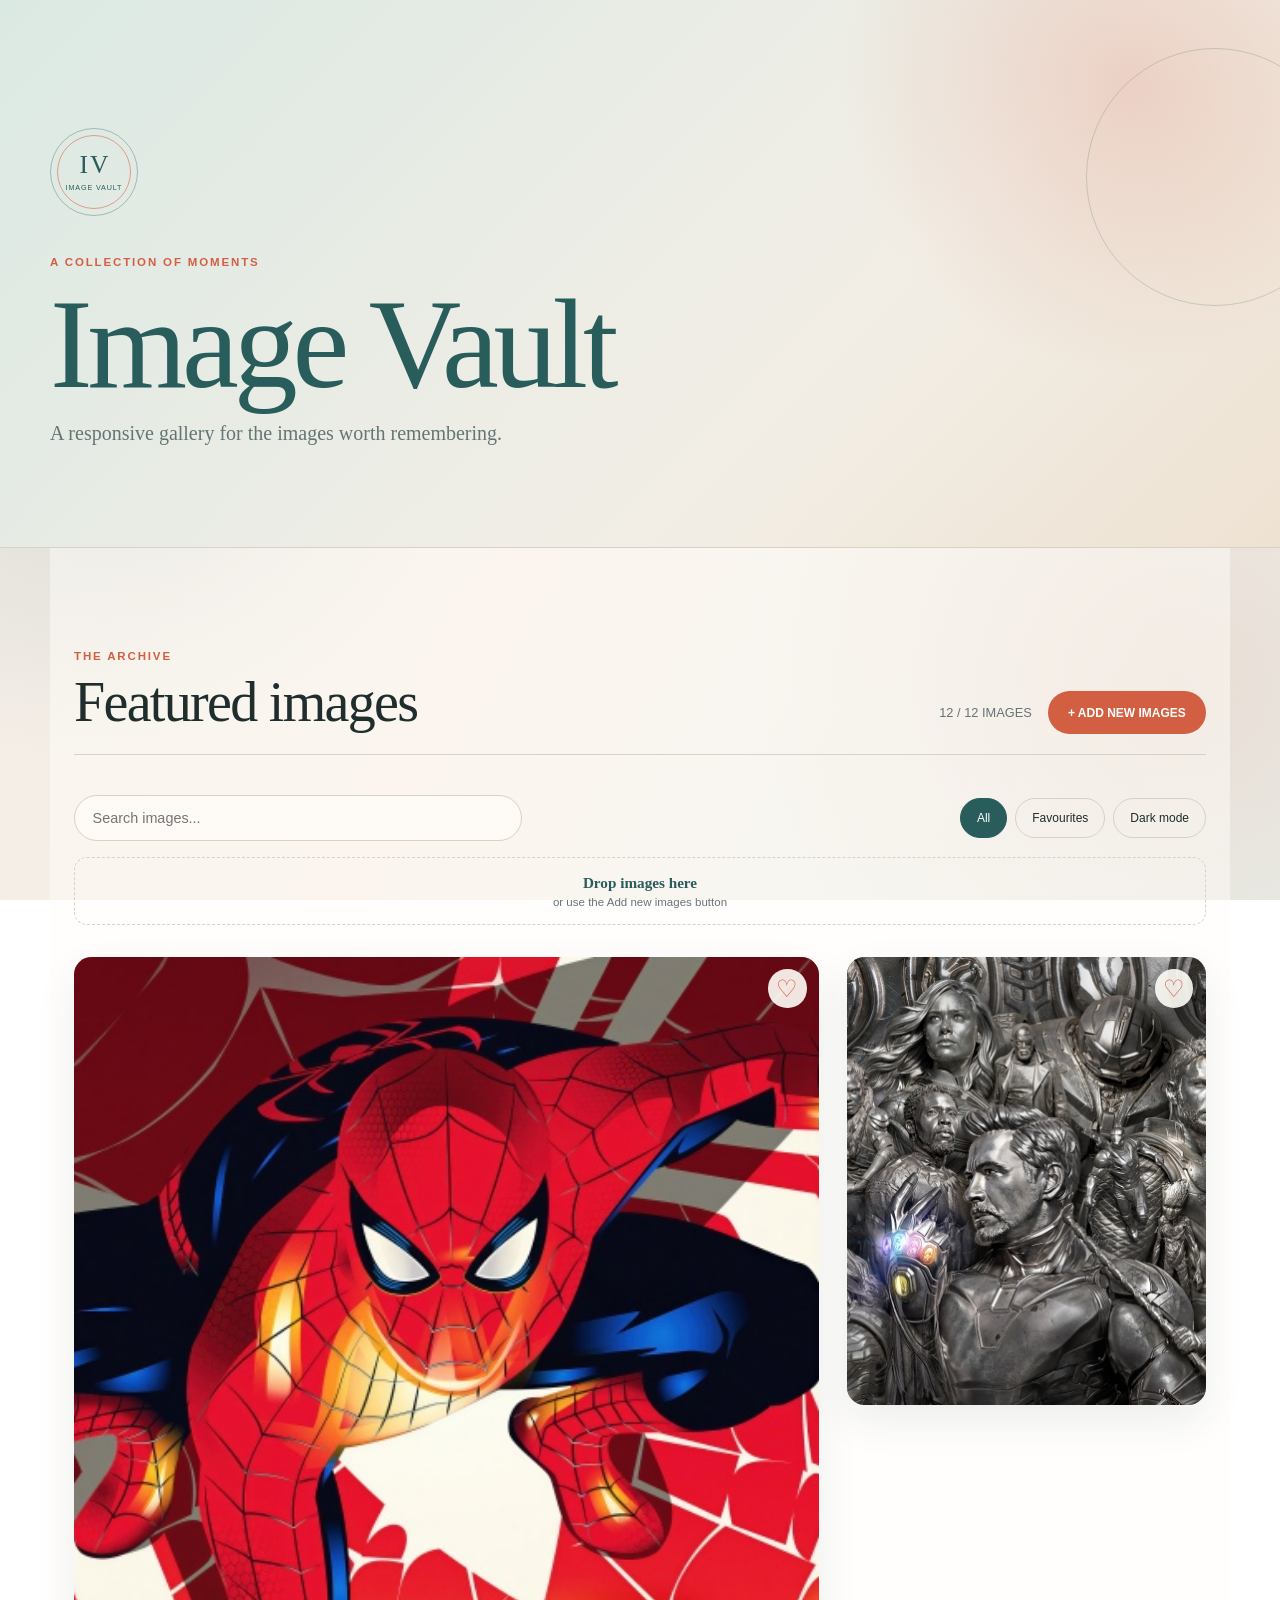
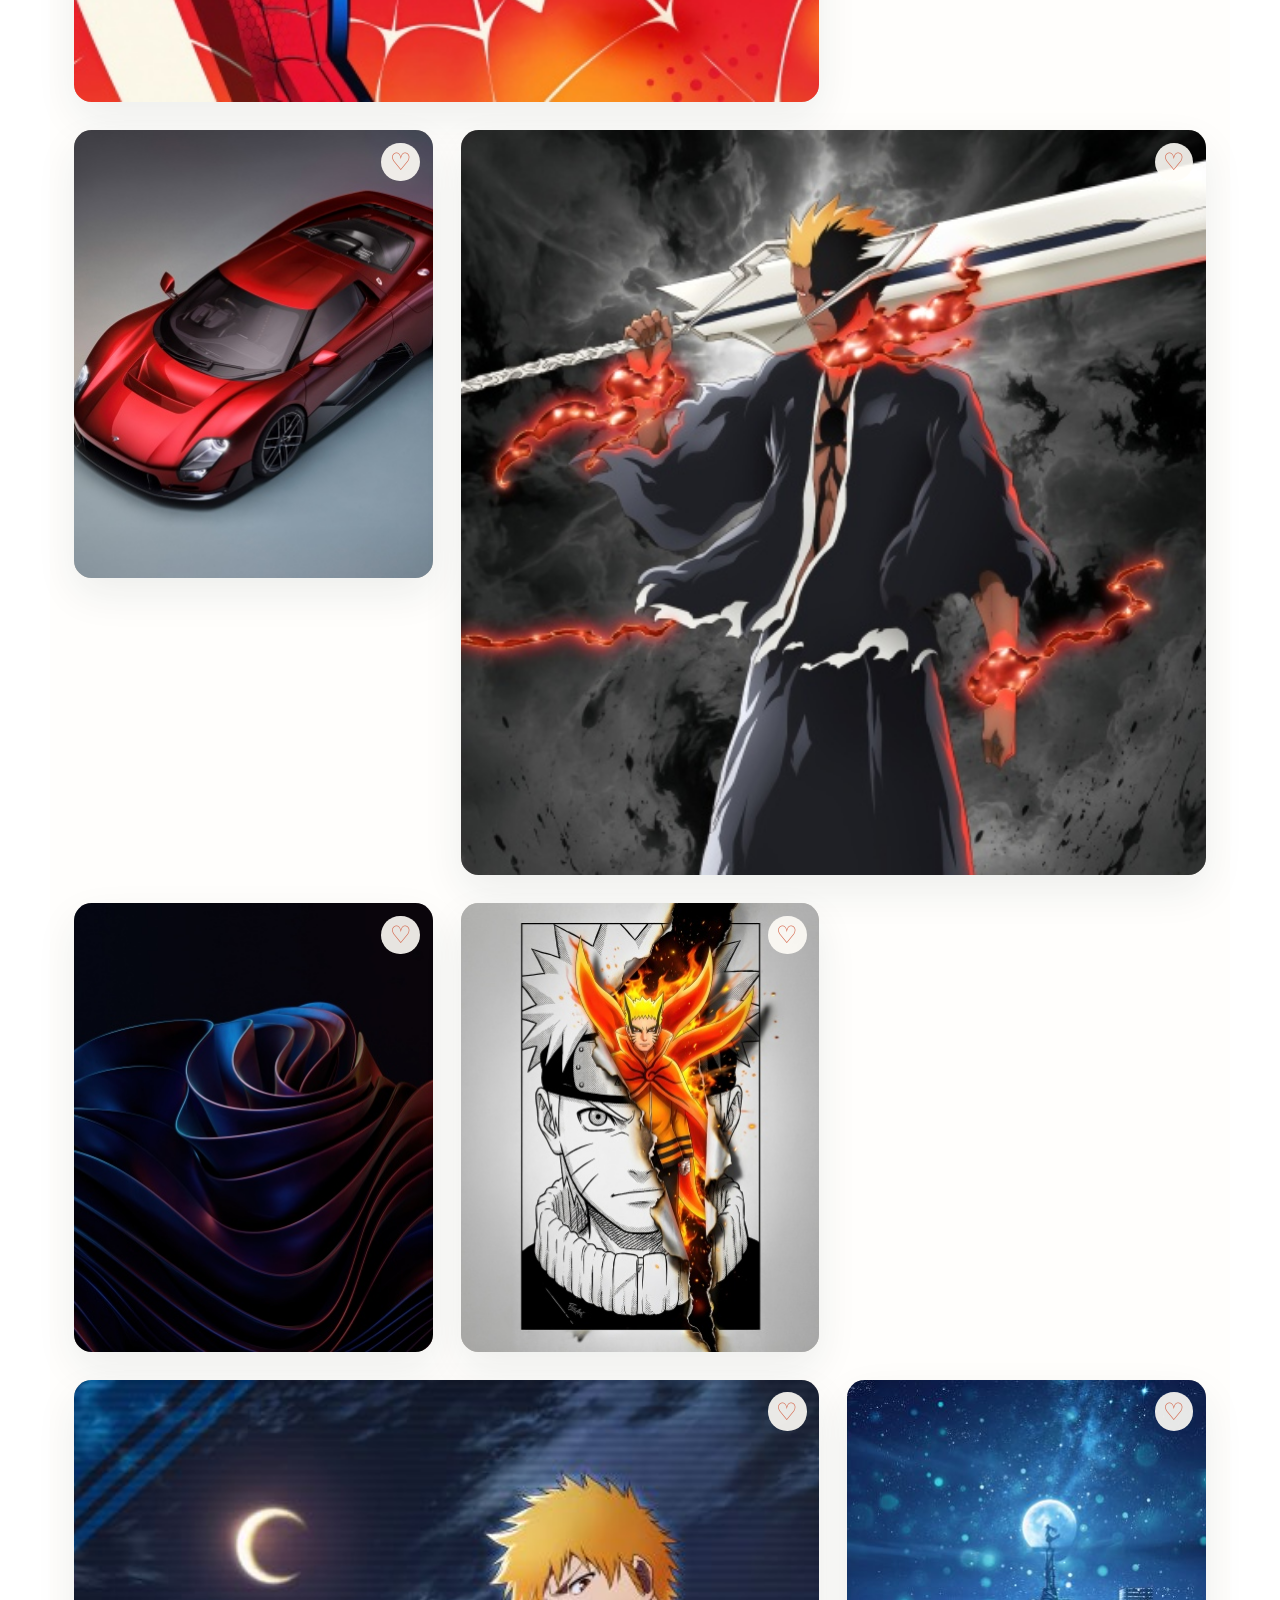
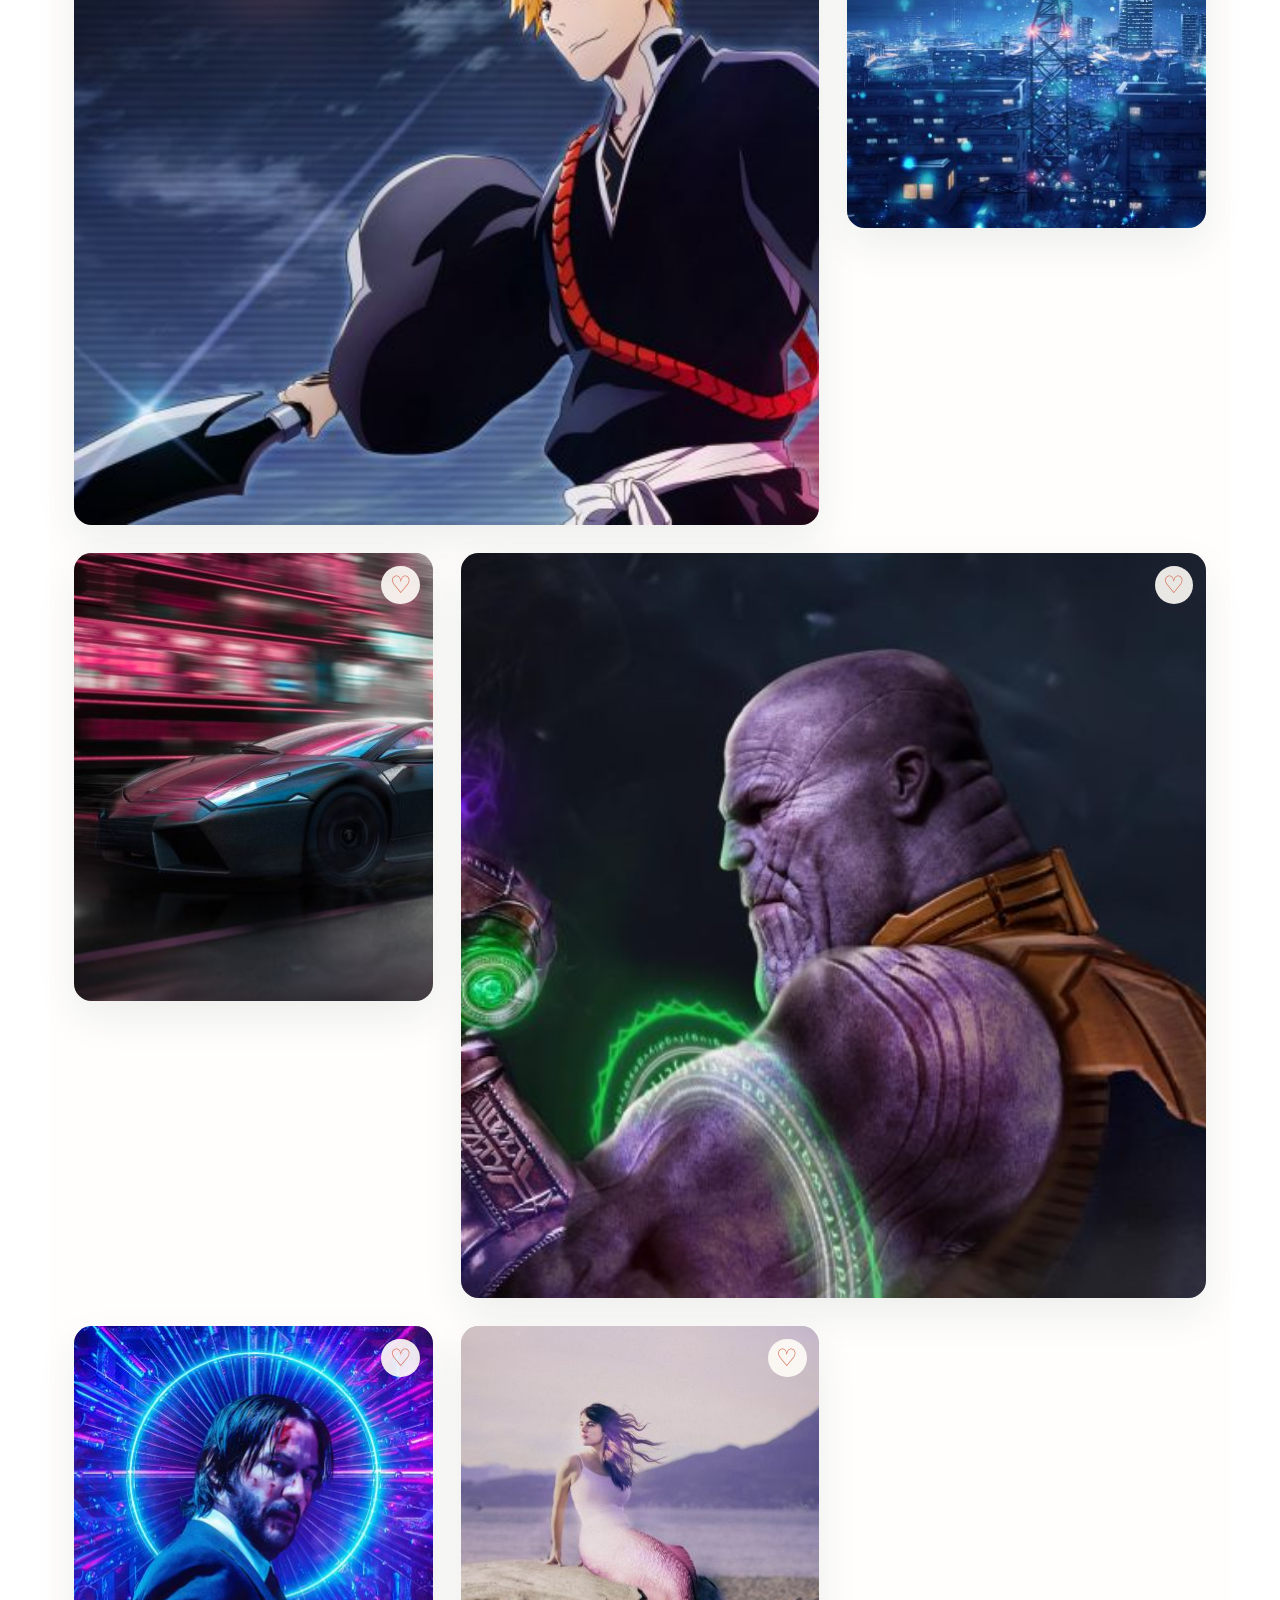
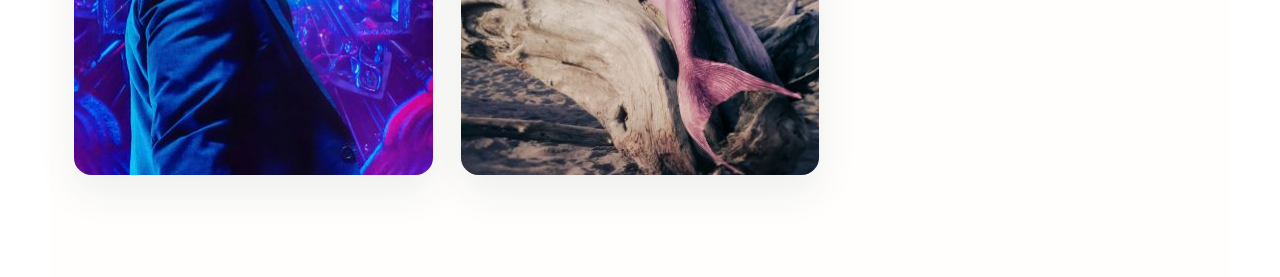
<file: index.html>
<!DOCTYPE html>
<html lang="en">
<head>
    <meta charset="UTF-8">
    <meta name="viewport" content="width=device-width, initial-scale=1.0">
    <title>Image Vault</title>
    <link rel="stylesheet" href="style.css">
    <script src="script.js" defer></script>
</head>
<body>
    <header class="site-header">
        <div class="header-content">
            <div class="brand-mark" aria-label="Image Vault brand mark">
                <span>IV</span>
                <small>IMAGE VAULT</small>
            </div>
            <p class="eyebrow">A COLLECTION OF MOMENTS</p>
            <h1>Image Vault</h1>
            <p class="intro">A responsive gallery for the images worth remembering.</p>
        </div>
    </header>

    <main class="gallery-section">
        <div class="section-heading">
            <div>
                <p class="eyebrow">THE ARCHIVE</p>
                <h2>Featured images</h2>
            </div>
            <div class="gallery-actions">
                <p class="image-count">12 images</p>
                <label class="upload-button" for="imageUpload">+ Add new images</label>
                <input id="imageUpload" type="file" accept="image/*" multiple>
            </div>
        </div>

        <div class="gallery-toolbar">
            <label class="search-box">
                <span class="sr-only">Search images</span>
                <input id="searchInput" type="search" placeholder="Search images...">
            </label>
            <div class="view-actions" role="group" aria-label="Gallery filters and theme">
                <button class="filter-button active" id="allFilter" type="button">All</button>
                <button class="filter-button" id="favoriteFilter" type="button">Favourites</button>
                <button class="theme-button" id="themeToggle" type="button" aria-label="Switch to dark mode">Dark mode</button>
            </div>
        </div>

        <div class="drop-zone" id="dropZone" tabindex="0">
            <strong>Drop images here</strong>
            <span>or use the Add new images button</span>
        </div>

        <div class="img-gallery">
            <figure class="gallery-item" data-title="Image One" data-description="A selected moment from the archive."><img src="Images/img1.jpg" alt="Image One" loading="lazy"></figure>
            <figure class="gallery-item" data-title="Image Two" data-description="A selected moment from the archive."><img src="Images/img2.jpg" alt="Image Two" loading="lazy"></figure>
            <figure class="gallery-item" data-title="Image Three" data-description="A selected moment from the archive."><img src="Images/img3.jpg" alt="Image Three" loading="lazy"></figure>
            <figure class="gallery-item" data-title="Image Four" data-description="A selected moment from the archive."><img src="Images/img4.jpg" alt="Image Four" loading="lazy"></figure>
            <figure class="gallery-item" data-title="Image Five" data-description="A selected moment from the archive."><img src="Images/img5.jpg" alt="Image Five" loading="lazy"></figure>
            <figure class="gallery-item" data-title="Image Six" data-description="A selected moment from the archive."><img src="Images/img6.jpg" alt="Image Six" loading="lazy"></figure>
            <figure class="gallery-item" data-title="Image Seven" data-description="A selected moment from the archive."><img src="Images/img7.jpg" alt="Image Seven" loading="lazy"></figure>
            <figure class="gallery-item" data-title="Image Eight" data-description="A selected moment from the archive."><img src="Images/img8.jpg" alt="Image Eight" loading="lazy"></figure>
            <figure class="gallery-item" data-title="Image Nine" data-description="A selected moment from the archive."><img src="Images/img9.jpg" alt="Image Nine" loading="lazy"></figure>
            <figure class="gallery-item" data-title="Image Ten" data-description="A selected moment from the archive."><img src="Images/img10.jpg" alt="Image Ten" loading="lazy"></figure>
            <figure class="gallery-item" data-title="Image Eleven" data-description="A selected moment from the archive."><img src="Images/img11.jpg" alt="Image Eleven" loading="lazy"></figure>
            <figure class="gallery-item" data-title="Image Twelve" data-description="A selected moment from the archive."><img src="Images/img12.jpg" alt="Image Twelve" loading="lazy"></figure>
        </div>
    </main>

    <div class="full-img" id="fullImgBox" role="dialog" aria-modal="true" aria-label="Image preview" aria-hidden="true">
        <button class="close-button" id="closeButton" type="button" aria-label="Close image preview">&times;</button>
        <button class="gallery-control previous-button" id="previousButton" type="button" aria-label="Previous image">&#8249;</button>
        <div class="preview-content">
            <img src="Images/img1.jpg" id="fullImg" alt="Selected gallery image">
            <h3 class="preview-title" id="previewTitle">Image One</h3>
            <p class="preview-description" id="previewDescription">A selected moment from the archive.</p>
            <div class="preview-actions">
                <button id="downloadButton" type="button">Download</button>
                <button id="editButton" type="button">Edit details</button>
                <button id="deleteButton" type="button">Delete image</button>
            </div>
            <p class="preview-counter" id="previewCounter">1 / 12</p>
        </div>
        <button class="gallery-control next-button" id="nextButton" type="button" aria-label="Next image">&#8250;</button>
    </div>
</body>
</html>
</file>
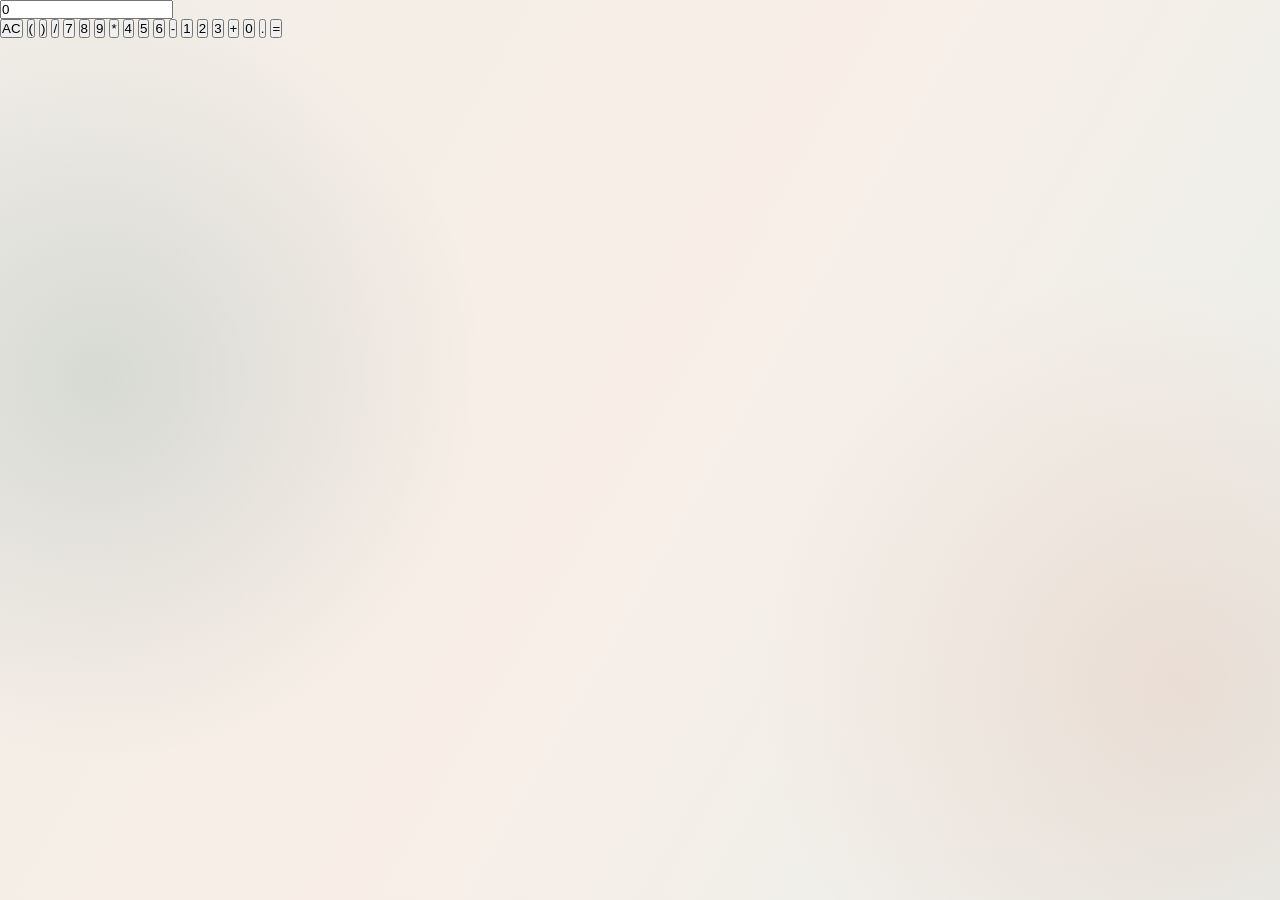
<file: indexcal.html>
<!DOCTYPE html>
<html lang="en">
<head>
    <meta charset="UTF-8">
    <meta name="viewport" content="width=device-width, initial-scale=1.0">
    <title>Simple Calculator</title>
    <link rel="stylesheet" href="style.css">
    <script src="script.js" defer></script>
</head>
<body>
    <div class="calculator">
        <input type="text" class="display" readonly value="0" / >
        <div class="buttons">

        <button class="clear" onclick="clearDisplay()">AC</button>
        <button onclick="appendToDisplay('(')">(</button>
        <button onclick="appendToDisplay(')')">)</button>
        <button class="operators" onclick="appendToDisplay('/')">/</button>
        <button onclick="appendToDisplay('7')">7</button>
        <button onclick="appendToDisplay('8')">8</button>
        <button onclick="appendToDisplay('9')">9</button>
        <button class="operators" onclick="appendToDisplay('*')">*</button>
        <button onclick="appendToDisplay('4')">4</button>
        <button onclick="appendToDisplay('5')">5</button>
        <button onclick="appendToDisplay('6')">6</button>
        <button class="operators" onclick="appendToDisplay('-')">-</button>
        <button onclick="appendToDisplay('1')">1</button>
        <button onclick="appendToDisplay('2')">2</button>
        <button onclick="appendToDisplay('3')">3</button>
        <button class="operators" onclick="appendToDisplay('+')">+</button>
        <button onclick="appendToDisplay('0')">0</button>
        <button onclick="appendToDisplay('.')">.</button>
        <button class="equals" onclick="calculator()">=</button>
        
    </div>
    </div>
</body>
</html>
</file>
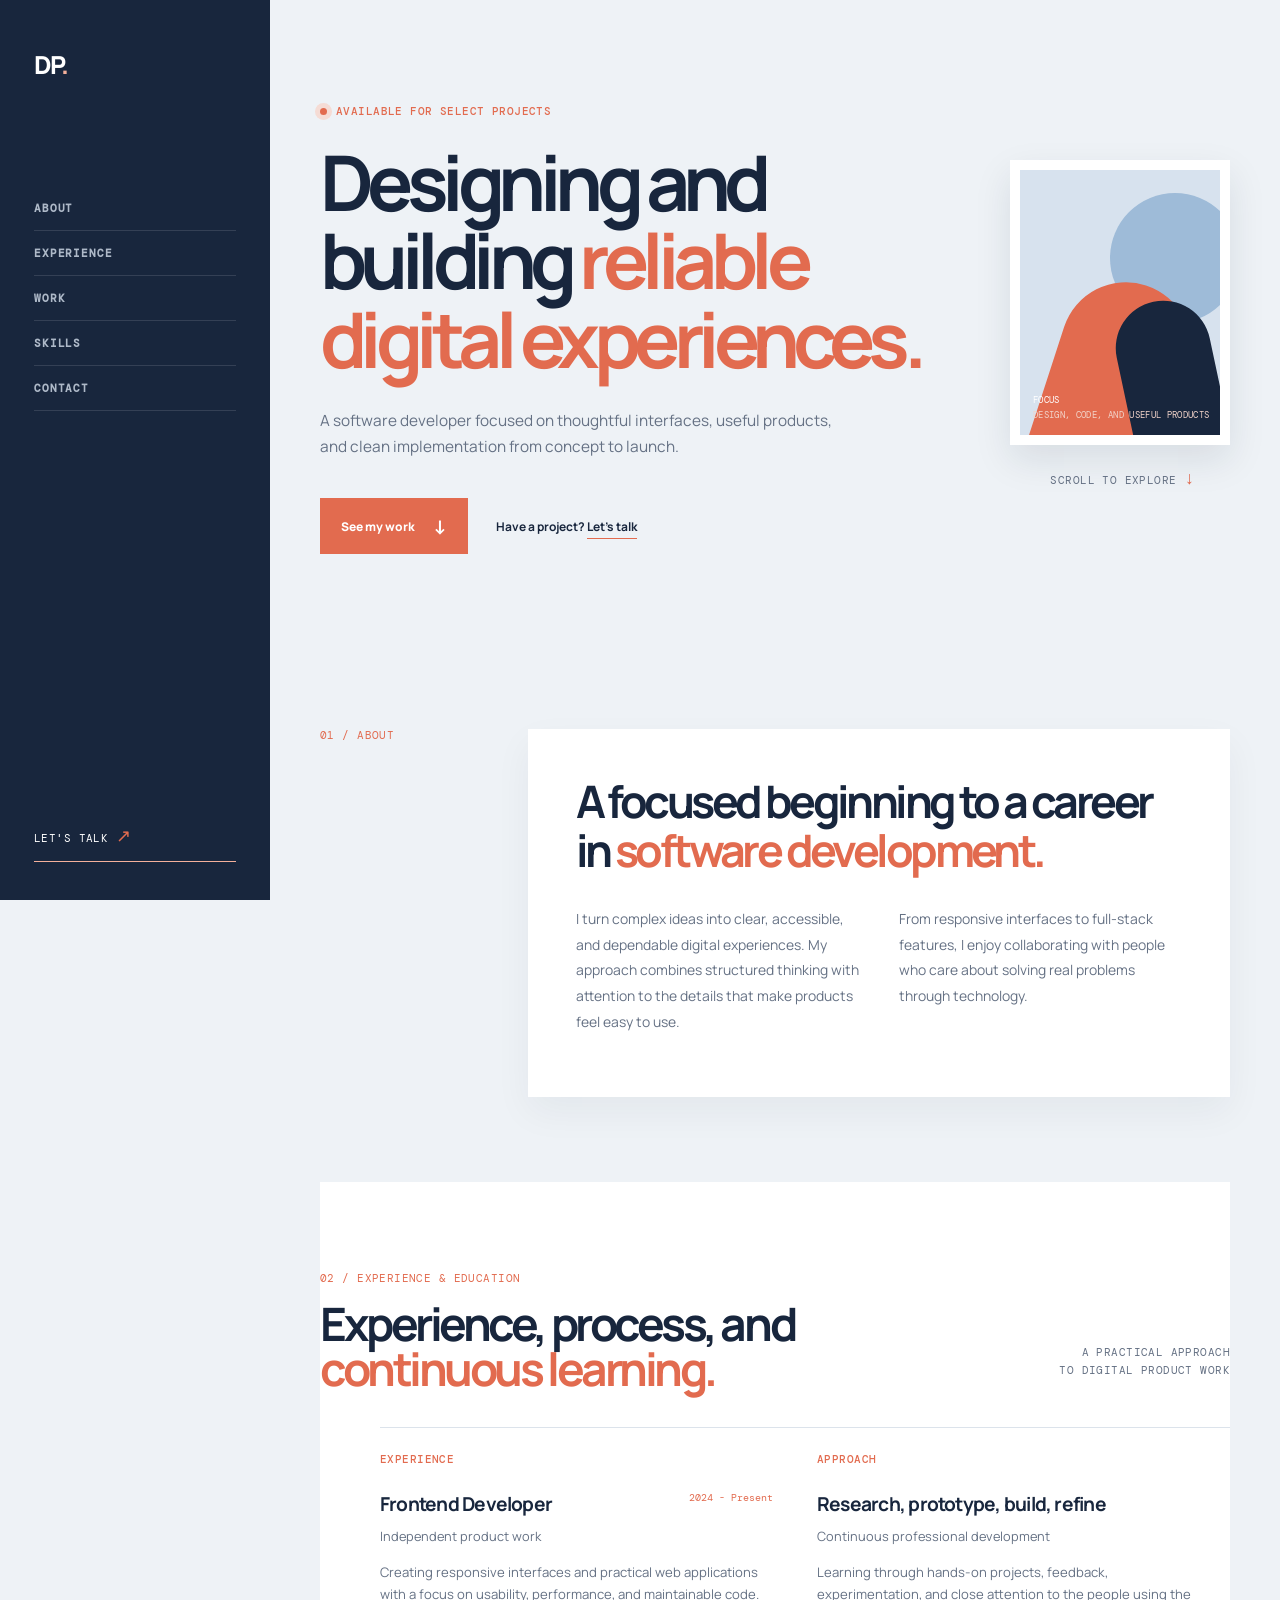
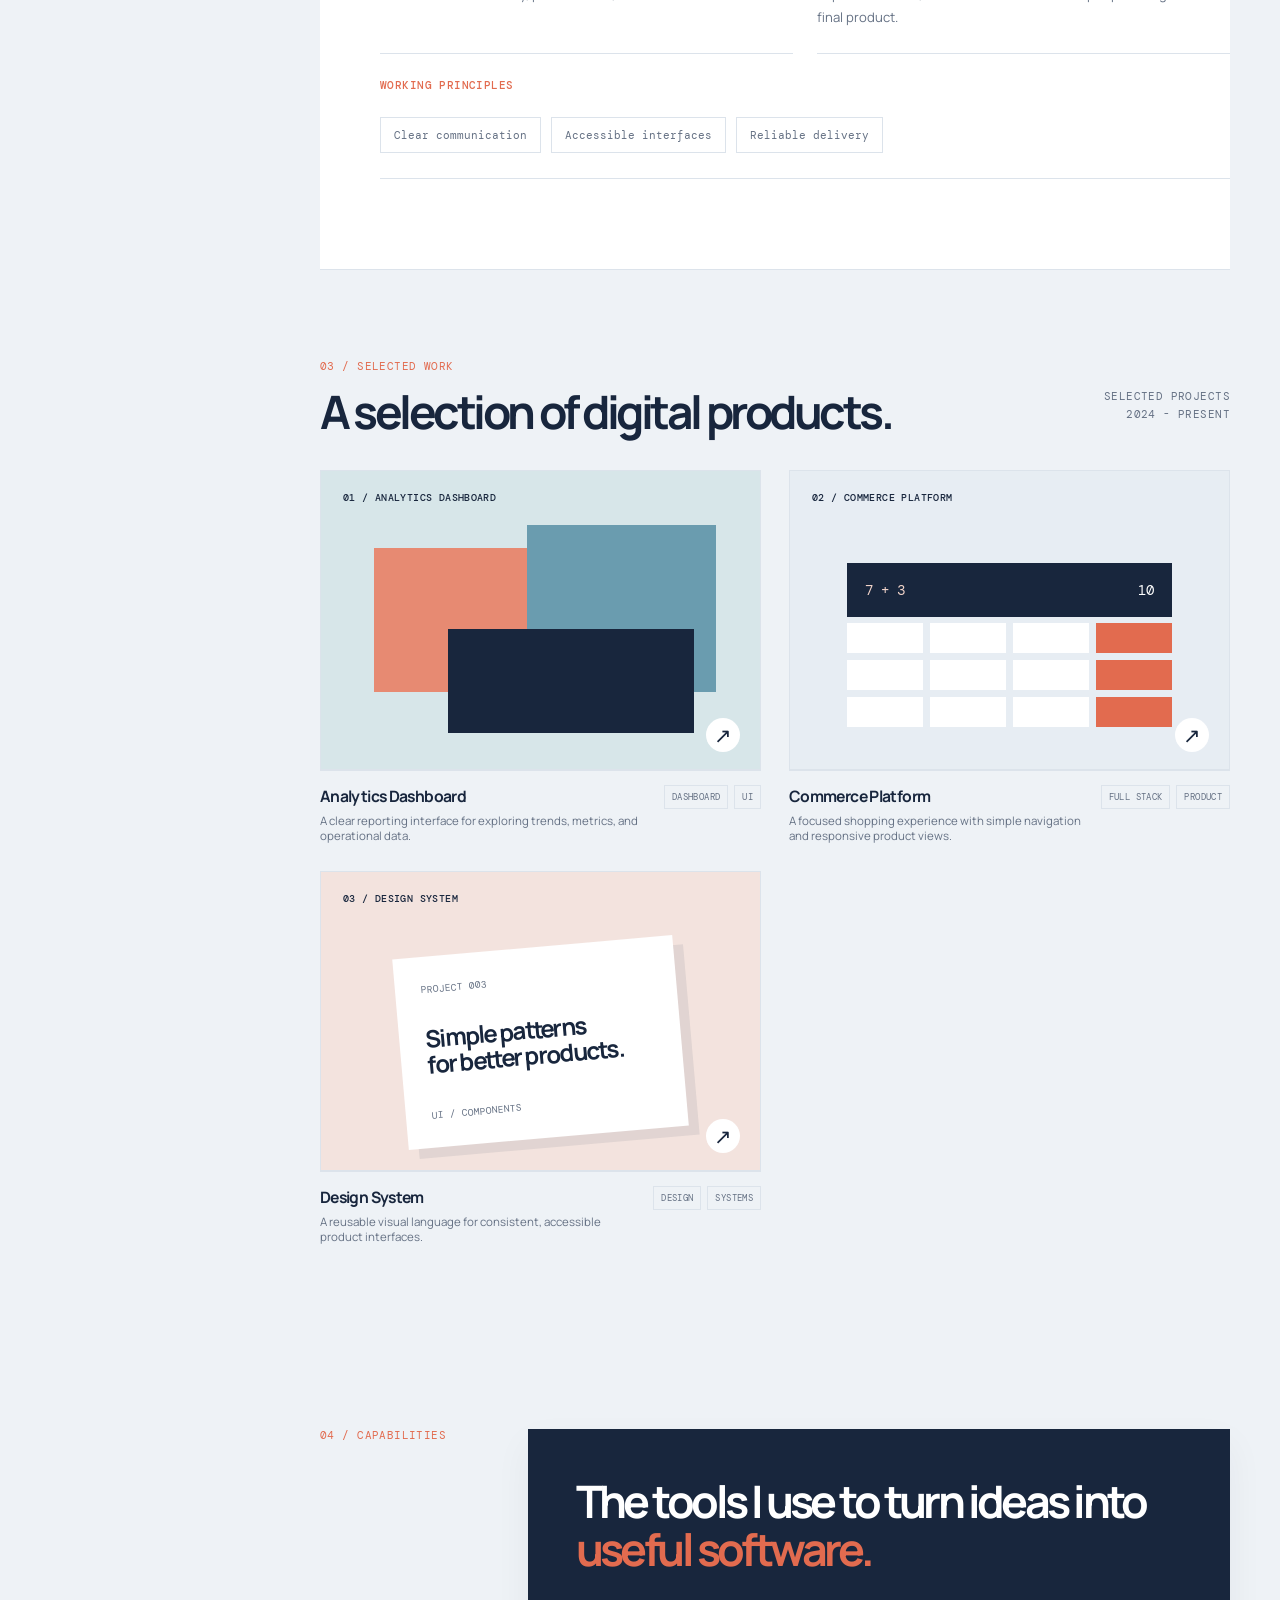
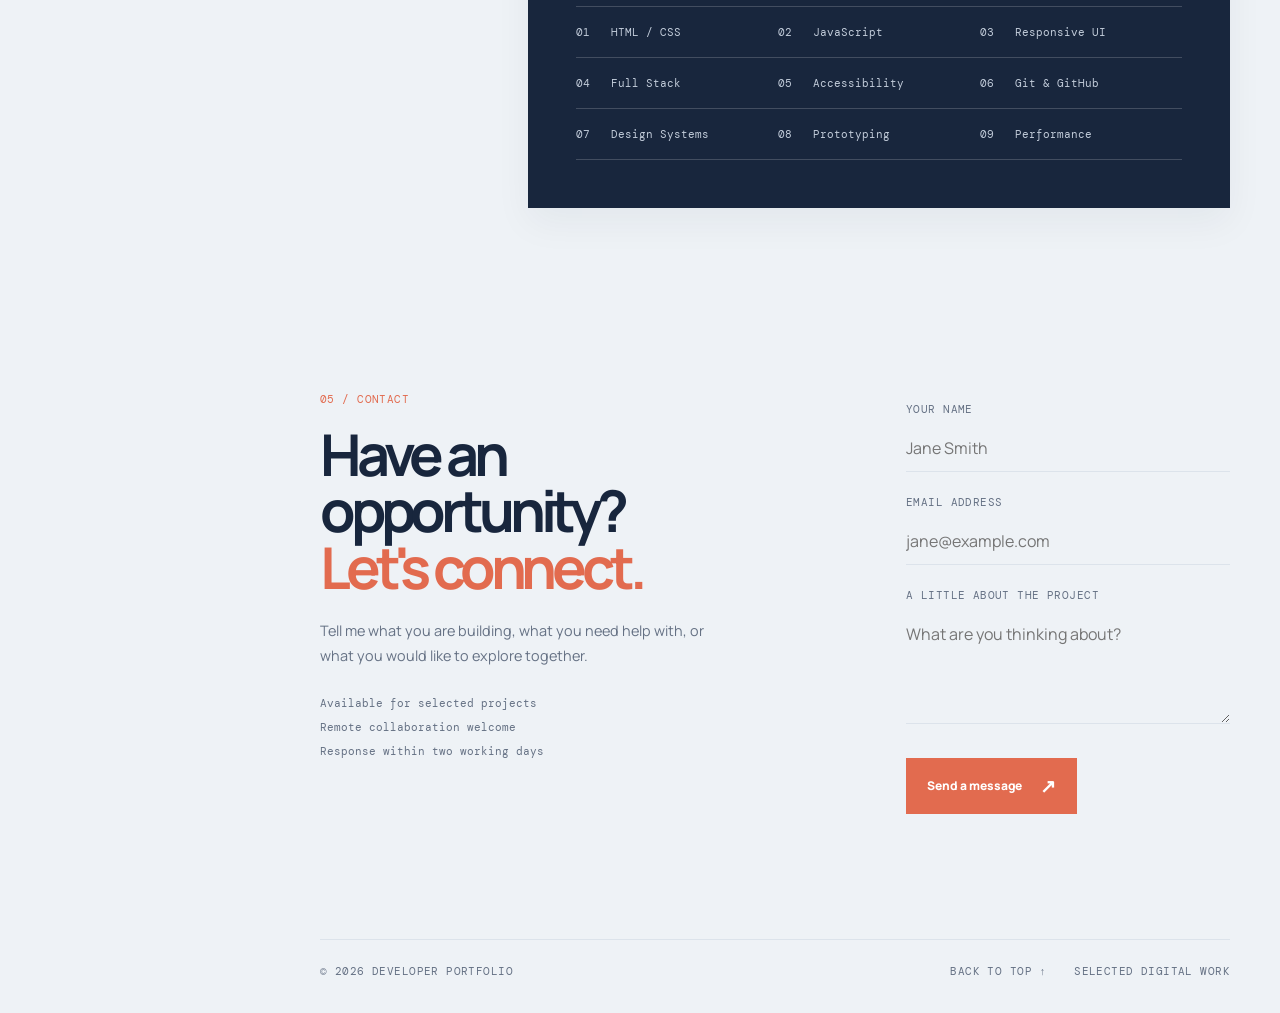
<file: task 3/portindex.html>
<!DOCTYPE html>
<html lang="en">
<head>
    <meta charset="UTF-8">
    <meta name="viewport" content="width=device-width, initial-scale=1.0">
    <meta name="description" content="Developer portfolio featuring selected digital projects and skills.">
    <title>Developer Portfolio | Software Developer</title>
    <link rel="preconnect" href="https://fonts.googleapis.com">
    <link rel="preconnect" href="https://fonts.gstatic.com" crossorigin>
    <link href="https://fonts.googleapis.com/css2?family=DM+Mono:wght@400;500&family=Manrope:wght@400;500;600;700;800&display=swap" rel="stylesheet">
    <link rel="stylesheet" href="portstyle.css">
    <script src="portscript.js" defer></script>
</head>
<body>
    <div class="site-shell">
        <header class="site-header">
            <a class="wordmark" href="#top" aria-label="Developer portfolio home">DP<span>.</span></a>
            <button class="menu-toggle" type="button" aria-expanded="false" aria-controls="site-nav">Menu</button>
            <nav class="site-nav" id="site-nav" aria-label="Primary navigation">
                <a href="#about">About</a>
                <a href="#experience">Experience</a>
                <a href="#work">Work</a>
                <a href="#skills">Skills</a>
                <a href="#contact">Contact</a>
            </nav>
            <a class="header-cta" href="#contact">Let's talk <span aria-hidden="true">&#8599;</span></a>
        </header>

        <main id="top">
            <section class="hero section-pad" aria-labelledby="hero-title">
                <div class="hero-copy reveal">
                    <p class="eyebrow"><span class="status-dot"></span> Available for select projects</p>
                    <h1 id="hero-title">Designing and building <em>reliable digital experiences.</em></h1>
                    <p class="hero-summary">A software developer focused on thoughtful interfaces, useful products, and clean implementation from concept to launch.</p>
                    <div class="hero-actions">
                        <a class="button button-primary" href="#work">See my work <span aria-hidden="true">&#8595;</span></a>
                        <a class="text-link" href="#contact">Have a project? <span>Let's talk</span></a>
                    </div>
                </div>
                <div class="hero-aside reveal reveal-delay">
                    <div class="portrait-card" aria-label="Abstract profile illustration">
                        <div class="portrait-sun"></div>
                        <div class="portrait-shape portrait-shape-one"></div>
                        <div class="portrait-shape portrait-shape-two"></div>
                        <div class="portrait-label">Focus<br><strong>Design, code, and useful products</strong></div>
                    </div>
                    <p class="scroll-note">Scroll to explore <span aria-hidden="true">&#8595;</span></p>
                </div>
            </section>

            <section class="intro-band" id="about" aria-labelledby="about-title">
                <div class="section-pad about-grid">
                    <p class="section-number">01 / About</p>
                    <div class="about-content reveal">
                        <h2 id="about-title">A focused beginning to a career in <span>software development.</span></h2>
                        <div class="about-details">
                            <p>I turn complex ideas into clear, accessible, and dependable digital experiences. My approach combines structured thinking with attention to the details that make products feel easy to use.</p>
                            <p>From responsive interfaces to full-stack features, I enjoy collaborating with people who care about solving real problems through technology.</p>
                        </div>
                    </div>
                </div>
            </section>

            <section class="resume-section section-pad" id="experience" aria-labelledby="experience-title">
                <div class="section-heading reveal">
                    <div>
                        <p class="section-number">02 / Experience & education</p>
                        <h2 id="experience-title">Experience, process, and<br><em>continuous learning.</em></h2>
                    </div>
                        <p class="heading-note">A practical approach<br>to digital product work</p>
                </div>
                <div class="resume-grid">
                    <article class="resume-block reveal">
                        <p class="resume-kicker">Experience</p>
                        <div class="resume-title-row"><h3>Frontend Developer</h3><time>2024 - Present</time></div>
                        <p class="resume-place">Independent product work</p>
                        <p>Creating responsive interfaces and practical web applications with a focus on usability, performance, and maintainable code.</p>
                    </article>
                    <article class="resume-block reveal reveal-delay">
                        <p class="resume-kicker">Approach</p>
                        <h3>Research, prototype, build, refine</h3>
                        <p class="resume-place">Continuous professional development</p>
                        <p>Learning through hands-on projects, feedback, experimentation, and close attention to the people using the final product.</p>
                    </article>
                    <article class="resume-block resume-block-wide reveal">
                        <p class="resume-kicker">Working principles</p>
                        <div class="certification-list"><span>Clear communication</span><span>Accessible interfaces</span><span>Reliable delivery</span></div>
                    </article>
                </div>
            </section>

            <section class="work-section section-pad" id="work" aria-labelledby="work-title">
                <div class="section-heading reveal">
                    <div>
                            <p class="section-number">03 / Selected work</p>
                        <h2 id="work-title">A selection of digital products.</h2>
                    </div>
                        <p class="heading-note">Selected projects<br>2024 - Present</p>
                </div>
                <div class="project-grid">
                    <article class="project-card project-card-large reveal">
                        <a class="project-visual visual-gallery" href="#contact" aria-label="Discuss analytics dashboard project">
                            <span class="visual-topline">01 / Analytics Dashboard</span>
                            <span class="gallery-block gallery-block-one"></span>
                            <span class="gallery-block gallery-block-two"></span>
                            <span class="gallery-block gallery-block-three"></span>
                            <span class="visual-arrow" aria-hidden="true">&#8599;</span>
                        </a>
                        <div class="project-meta">
                            <div><h3>Analytics Dashboard</h3><p>A clear reporting interface for exploring trends, metrics, and operational data.</p></div>
                            <div class="tag-list"><span>Dashboard</span><span>UI</span></div>
                        </div>
                    </article>
                    <article class="project-card reveal reveal-delay">
                        <a class="project-visual visual-calc" href="#contact" aria-label="Discuss commerce platform project">
                            <span class="visual-topline">02 / Commerce Platform</span>
                            <div class="calc-display">7 + 3 <strong>10</strong></div>
                            <div class="calc-keys"><i></i><i></i><i></i><i class="key-accent"></i><i></i><i></i><i></i><i class="key-accent"></i><i></i><i></i><i></i><i class="key-accent"></i></div>
                            <span class="visual-arrow" aria-hidden="true">&#8599;</span>
                        </a>
                        <div class="project-meta"><div><h3>Commerce Platform</h3><p>A focused shopping experience with simple navigation and responsive product views.</p></div><div class="tag-list"><span>Full Stack</span><span>Product</span></div></div>
                    </article>
                    <article class="project-card reveal">
                        <a class="project-visual visual-notes" href="#contact" aria-label="Discuss design system project">
                            <span class="visual-topline">03 / Design System</span>
                            <div class="note-card"><small>PROJECT 003</small><strong>Simple patterns<br>for better products.</strong><span>UI / COMPONENTS</span></div>
                            <span class="visual-arrow" aria-hidden="true">&#8599;</span>
                        </a>
                        <div class="project-meta"><div><h3>Design System</h3><p>A reusable visual language for consistent, accessible product interfaces.</p></div><div class="tag-list"><span>Design</span><span>Systems</span></div></div>
                    </article>
                </div>
            </section>

            <section class="skills-band" id="skills" aria-labelledby="skills-title">
                <div class="section-pad skills-grid">
                    <p class="section-number">04 / Capabilities</p>
                    <div class="skills-content reveal">
                        <h2 id="skills-title">The tools I use to turn ideas into <span>useful software.</span></h2>
                        <div class="skills-list">
                            <span>01 &nbsp; HTML / CSS</span><span>02 &nbsp; JavaScript</span><span>03 &nbsp; Responsive UI</span><span>04 &nbsp; Full Stack</span><span>05 &nbsp; Accessibility</span><span>06 &nbsp; Git & GitHub</span><span>07 &nbsp; Design Systems</span><span>08 &nbsp; Prototyping</span><span>09 &nbsp; Performance</span>
                        </div>
                    </div>
                </div>
            </section>

            <section class="contact-section section-pad" id="contact" aria-labelledby="contact-title">
                <div class="contact-copy reveal"><p class="section-number">05 / Contact</p><h2 id="contact-title">Have an opportunity?<br><em>Let's connect.</em></h2><p>Tell me what you are building, what you need help with, or what you would like to explore together.</p><div class="contact-details"><span>Available for selected projects</span><span>Remote collaboration welcome</span><span>Response within two working days</span></div></div>
                <form class="contact-form reveal reveal-delay" id="contact-form">
                    <label for="name">Your name</label><input id="name" name="name" type="text" placeholder="Jane Smith" required>
                    <label for="email">Email address</label><input id="email" name="email" type="email" placeholder="jane@example.com" required>
                    <label for="message">A little about the project</label><textarea id="message" name="message" rows="4" placeholder="What are you thinking about?" required></textarea>
                    <button class="button button-primary" type="submit">Send a message <span aria-hidden="true">&#8599;</span></button>
                    <p class="form-status" id="form-status" role="status"></p>
                </form>
            </section>
        </main>

        <footer class="site-footer section-pad"><p>© <span id="year"></span> Developer Portfolio</p><div><a href="#top">Back to top <span aria-hidden="true">&#8593;</span></a><span>Selected digital work</span></div></footer>
    </div>
</body>
</html>
</file>
<file: style.css>
:root {
    --ink: #1f2d2d;
    --muted: #657574;
    --paper: #f2eee6;
    --surface: #fffdf8;
    --accent: #d35f43;
    --teal: #285d5c;
    --line: #d8d1c5;
}

body.dark-mode {
    --ink: #eef5f0;
    --muted: #b2c1bb;
    --paper: #182626;
    --surface: #223333;
    --line: #3b504e;
    background:
        radial-gradient(circle at 8% 42%, rgba(57, 139, 133, 0.2), transparent 24rem),
        radial-gradient(circle at 92% 76%, rgba(211, 95, 67, 0.18), transparent 26rem),
        linear-gradient(120deg, #182626 0%, #263433 48%, #1b302c 100%);
}

* {
    box-sizing: border-box;
    margin: 0;
    padding: 0;
}

body {
    background:
        radial-gradient(circle at 8% 42%, rgba(40, 93, 92, 0.14), transparent 24rem),
        radial-gradient(circle at 92% 76%, rgba(211, 95, 67, 0.13), transparent 26rem),
        linear-gradient(120deg, #f1eee7 0%, #f8eee7 48%, #e9f0eb 100%);
    background-attachment: fixed;
    color: var(--ink);
    font-family: Georgia, "Times New Roman", serif;
    min-height: 100vh;
    overflow-x: hidden;
}

body.no-scroll {
    overflow: hidden;
}

.site-header {
    background:
        radial-gradient(circle at 88% 15%, rgba(211, 95, 67, 0.2), transparent 18rem),
        linear-gradient(135deg, #dbe9e3 0%, #f2eee6 64%, #eee2d2 100%);
    border-bottom: 1px solid var(--line);
    padding: clamp(4rem, 10vw, 8rem) 1.5rem clamp(4rem, 8vw, 7rem);
    position: relative;
}

.site-header::after {
    border: 1px solid rgba(40, 93, 92, 0.2);
    border-radius: 50%;
    content: "";
    height: clamp(9rem, 20vw, 18rem);
    position: absolute;
    right: -4rem;
    top: 3rem;
    width: clamp(9rem, 20vw, 18rem);
}

.header-content,
.gallery-section {
    margin: 0 auto;
    max-width: 1180px;
}

.brand-mark {
    align-items: center;
    border: 1px solid rgba(40, 93, 92, 0.35);
    border-radius: 50%;
    color: var(--teal);
    display: flex;
    flex-direction: column;
    height: 5.5rem;
    justify-content: center;
    margin-bottom: 2.5rem;
    position: relative;
    width: 5.5rem;
    z-index: 1;
}

.brand-mark::before {
    border: 1px solid rgba(211, 95, 67, 0.55);
    border-radius: 50%;
    content: "";
    inset: 0.35rem;
    position: absolute;
}

.brand-mark span {
    font-size: 1.6rem;
    letter-spacing: 0.08em;
    line-height: 1;
    margin-left: 0.08em;
}

.brand-mark small {
    font: 0.45rem Arial, sans-serif;
    letter-spacing: 0.12em;
    margin-top: 0.35rem;
}

.eyebrow {
    color: var(--accent);
    font-family: Arial, sans-serif;
    font-size: 0.72rem;
    font-weight: 700;
    letter-spacing: 0.16em;
    text-transform: uppercase;
}

h1 {
    color: var(--teal);
    font-size: clamp(3.5rem, 10vw, 8rem);
    font-weight: 400;
    letter-spacing: -0.04em;
    line-height: 0.95;
    margin: 1rem 0;
    max-width: 10ch;
}

.intro {
    color: var(--muted);
    font-size: clamp(1rem, 2vw, 1.25rem);
    max-width: 30rem;
}

.gallery-section {
    background: rgba(255, 253, 248, 0.46);
    padding: clamp(4rem, 8vw, 7rem) 1.5rem;
}

.section-heading {
    align-items: end;
    border-bottom: 1px solid var(--line);
    display: flex;
    justify-content: space-between;
    margin-bottom: 2.5rem;
    padding-bottom: 1.25rem;
}

h2 {
    font-size: clamp(2rem, 5vw, 3.5rem);
    font-weight: 400;
    letter-spacing: -0.03em;
    margin-top: 0.5rem;
}

.image-count {
    color: var(--muted);
    font-family: Arial, sans-serif;
    font-size: 0.8rem;
    text-transform: uppercase;
}

.gallery-actions {
    align-items: center;
    display: flex;
    gap: 1rem;
}

.upload-button {
    background: var(--accent);
    border: 1px solid transparent;
    border-radius: 999px;
    color: white;
    cursor: pointer;
    font-family: Arial, sans-serif;
    font-size: 0.75rem;
    font-weight: 700;
    padding: 0.85rem 1.2rem;
    text-transform: uppercase;
    transition: background 0.2s ease, color 0.2s ease;
}

.upload-button:hover {
    background: var(--teal);
    color: white;
}

#imageUpload {
    display: none;
}

.img-gallery {
    display: grid;
    gap: clamp(1rem, 2.2vw, 1.75rem);
    grid-template-columns: repeat(3, 1fr);
}

.gallery-item {
    aspect-ratio: 4 / 5;
    background: #d6d1c8;
    border-radius: 1.1rem;
    box-shadow: 0 1rem 2.5rem rgba(31, 45, 45, 0.08);
    overflow: hidden;
    position: relative;
}

.image-caption {
    background: linear-gradient(180deg, transparent, rgba(18, 31, 31, 0.82));
    bottom: 0;
    color: white;
    display: flex;
    flex-direction: column;
    gap: 0.25rem;
    left: 0;
    padding: 3.5rem 1.1rem 1rem;
    position: absolute;
    right: 0;
    transform: translateY(100%);
    transition: transform 0.3s ease;
}

.image-caption strong {
    font-size: 1.05rem;
    font-weight: 400;
}

.image-caption span {
    color: rgba(255, 255, 255, 0.75);
    font-family: Arial, sans-serif;
    font-size: 0.7rem;
}

.gallery-item:hover .image-caption,
.gallery-item:focus-within .image-caption {
    transform: translateY(0);
}

.favorite-button {
    background: rgba(255, 253, 248, 0.9);
    border: 0;
    border-radius: 50%;
    color: var(--accent);
    cursor: pointer;
    font-size: 1.5rem;
    height: 2.4rem;
    line-height: 1;
    position: absolute;
    right: 0.8rem;
    top: 0.8rem;
    transition: background 0.2s ease, color 0.2s ease, transform 0.2s ease;
    width: 2.4rem;
    z-index: 1;
}

.favorite-button:hover,
.favorite-button.is-favorite {
    background: var(--accent);
    color: white;
    transform: scale(1.1);
}

.gallery-item:nth-child(3n + 1) {
    aspect-ratio: 1 / 1;
    grid-column: span 2;
}

.gallery-item img {
    cursor: zoom-in;
    height: 100%;
    object-fit: cover;
    opacity: 0;
    transform: scale(1.05) translateY(2rem);
    transition: opacity 0.7s ease, transform 0.7s ease, filter 0.4s ease;
    width: 100%;
}

.gallery-item img.show {
    opacity: 1;
    transform: scale(1) translateY(0);
}

.gallery-item img:hover {
    filter: saturate(1.15) contrast(1.04);
    transform: scale(1.06);
}

.full-img {
    align-items: center;
    background: rgba(22, 28, 31, 0.96);
    display: flex;
    inset: 0;
    justify-content: center;
    opacity: 0;
    pointer-events: none;
    position: fixed;
    transition: opacity 0.25s ease;
    z-index: 10;
}

.full-img.open {
    opacity: 1;
    pointer-events: auto;
}

.preview-content {
    text-align: center;
}

.full-img img {
    display: block;
    max-height: 78vh;
    max-width: min(78vw, 900px);
    object-fit: contain;
}

.preview-counter {
    color: #d9e0de;
    font-family: Arial, sans-serif;
    font-size: 0.8rem;
    margin-top: 1rem;
}

.close-button,
.gallery-control {
    background: transparent;
    border: 1px solid rgba(255, 255, 255, 0.4);
    color: white;
    cursor: pointer;
    font-family: Arial, sans-serif;
    line-height: 1;
    position: absolute;
    transition: background 0.2s ease, border-color 0.2s ease;
}

.close-button:hover,
.gallery-control:hover {
    background: var(--accent);
    border-color: var(--accent);
}

.close-button {
    border-radius: 50%;
    font-size: 1.8rem;
    height: 2.8rem;
    right: 2rem;
    top: 2rem;
    width: 2.8rem;
}

.gallery-control {
    border-radius: 50%;
    font-size: 2.5rem;
    height: 3.5rem;
    top: 50%;
    transform: translateY(-50%);
    width: 3.5rem;
}

.previous-button {
    left: 2rem;
}

.next-button {
    right: 2rem;
}

@media (max-width: 700px) {
    .section-heading {
        align-items: start;
        flex-direction: column;
        gap: 0.75rem;
    }

    .gallery-actions {
        align-items: start;
        flex-direction: column;
    }

    .gallery-item,
    .gallery-item:nth-child(3n + 1) {
        aspect-ratio: 1 / 1;
        grid-column: span 1;
    }

    .img-gallery {
        grid-template-columns: repeat(2, 1fr);
    }

    .gallery-item:nth-child(4n + 1) {
        grid-column: span 2;
    }

    .close-button {
        right: 1rem;
        top: 1rem;
    }

    .gallery-control {
        bottom: 1.5rem;
        top: auto;
        transform: none;
    }

    .previous-button {
        left: calc(50% - 4.5rem);
    }

    .next-button {
        right: calc(50% - 4.5rem);
    }
}

@media (prefers-reduced-motion: reduce) {
    *,
    *::before,
    *::after {
        scroll-behavior: auto !important;
        transition-duration: 0.01ms !important;
    }
}

.preview-title {
    color: white;
    font-size: 1.4rem;
    font-weight: 400;
    margin-top: 1rem;
}

.preview-description {
    color: rgba(255, 255, 255, 0.7);
    font-family: Arial, sans-serif;
    font-size: 0.8rem;
    margin-top: 0.35rem;
}

.gallery-toolbar {
    align-items: center;
    display: flex;
    gap: 1rem;
    justify-content: space-between;
    margin-bottom: 1rem;
}

.search-box {
    flex: 1;
    max-width: 28rem;
}

.search-box input {
    background: rgba(255, 253, 248, 0.7);
    border: 1px solid var(--line);
    border-radius: 999px;
    color: var(--ink);
    font: 0.9rem Arial, sans-serif;
    outline: none;
    padding: 0.85rem 1.1rem;
    width: 100%;
}

.dark-mode .search-box input {
    background: rgba(34, 51, 51, 0.9);
}

.search-box input:focus {
    border-color: var(--accent);
}

.view-actions {
    display: flex;
    gap: 0.5rem;
}

.filter-button,
.theme-button {
    background: transparent;
    border: 1px solid var(--line);
    border-radius: 999px;
    color: var(--ink);
    cursor: pointer;
    font: 0.75rem Arial, sans-serif;
    padding: 0.75rem 1rem;
}

.filter-button.active,
.filter-button:hover,
.theme-button:hover {
    background: var(--teal);
    border-color: var(--teal);
    color: white;
}

.drop-zone {
    border: 1px dashed var(--line);
    border-radius: 0.8rem;
    color: var(--muted);
    display: flex;
    flex-direction: column;
    gap: 0.25rem;
    margin-bottom: 2rem;
    padding: 1rem;
    text-align: center;
    transition: background 0.2s ease, border-color 0.2s ease;
}

.drop-zone strong {
    color: var(--teal);
    font-size: 0.95rem;
}

.drop-zone span {
    font: 0.72rem Arial, sans-serif;
}

.drop-zone.is-dragging {
    background: rgba(211, 95, 67, 0.12);
    border-color: var(--accent);
}

.sr-only {
    height: 1px;
    margin: -1px;
    overflow: hidden;
    position: absolute;
    width: 1px;
}

.gallery-item.is-hidden {
    display: none;
}

.preview-actions {
    display: flex;
    flex-wrap: wrap;
    gap: 0.5rem;
    justify-content: center;
    margin-top: 1.25rem;
}

.preview-actions button {
    background: transparent;
    border: 1px solid rgba(255, 255, 255, 0.4);
    border-radius: 999px;
    color: white;
    cursor: pointer;
    font: 0.7rem Arial, sans-serif;
    padding: 0.65rem 0.9rem;
}

.preview-actions button:hover {
    background: var(--accent);
    border-color: var(--accent);
}

@media (max-width: 700px) {
    .gallery-toolbar {
        align-items: stretch;
        flex-direction: column;
    }

    .search-box {
        max-width: none;
    }

    .view-actions {
        flex-wrap: wrap;
    }
}
</file>
<file: task 3/portstyle.css>
@import url('https://fonts.googleapis.com/css2?family=DM+Mono:wght@400;500&family=Manrope:wght@400;500;600;700;800&display=swap');

:root {
	--ink: #132321;
	--muted: #667572;
	--paper: #f5f7fa;
	--surface: #ffffff;
	--line: #d8e0e8;
	--accent: #1d5fa7;
	--mint: #c9dced;
	--lime: #d7e8f7;
	--mono: "DM Mono", monospace;
	--sans: "Manrope", sans-serif;
}

* { box-sizing: border-box; }
html { scroll-behavior: smooth; }
body { margin: 0; background: var(--paper); color: var(--ink); font-family: var(--sans); }
a { color: inherit; text-decoration: none; }
button, input, textarea { font: inherit; }
.site-shell { overflow: hidden; }
.section-pad, .site-header { width: min(1180px, calc(100% - 80px)); margin: 0 auto; }
.site-header { min-height: 88px; display: flex; align-items: center; justify-content: space-between; border-bottom: 1px solid var(--line); }
.wordmark { font-size: 1.35rem; font-weight: 800; letter-spacing: -.08em; }
.wordmark span, em, .about-content span, .skills-content span { color: var(--accent); font-style: normal; }
.site-nav { display: flex; gap: 36px; margin-left: auto; margin-right: 60px; font-size: .78rem; font-weight: 700; }
.site-nav a, .header-cta, .text-link, .email-link, .site-footer a { transition: color .2s ease; }
.site-nav a:hover, .header-cta:hover, .text-link:hover, .email-link:hover, .site-footer a:hover { color: var(--accent); }
.header-cta { font-family: var(--mono); font-size: .7rem; text-transform: uppercase; letter-spacing: .04em; }
.header-cta span, .email-link span { color: var(--accent); font-size: 1.1rem; }
.menu-toggle { display: none; border: 0; background: none; color: var(--ink); }
.hero { min-height: 680px; display: grid; grid-template-columns: 1.35fr .65fr; align-items: center; padding-top: 80px; padding-bottom: 92px; }
.eyebrow, .section-number, .visual-topline, .portrait-label, .heading-note, .scroll-note, .tag-list, .contact-form label, .site-footer { font-family: var(--mono); text-transform: uppercase; letter-spacing: .04em; font-size: .66rem; }
.eyebrow { display: flex; align-items: center; gap: 9px; color: var(--muted); }
.status-dot { width: 7px; height: 7px; display: inline-block; border-radius: 50%; background: #62a477; box-shadow: 0 0 0 5px #d7e5d8; }
h1, h2, h3, p { margin-top: 0; }
h1 { max-width: 790px; margin-bottom: 30px; font-size: clamp(3.6rem, 7vw, 6.7rem); line-height: .98; letter-spacing: -.09em; }
.hero-summary { max-width: 445px; color: var(--muted); font-size: 1rem; line-height: 1.7; }
.hero-actions { display: flex; align-items: center; gap: 28px; margin-top: 38px; }
.button { display: inline-flex; align-items: center; justify-content: center; gap: 18px; border: 0; cursor: pointer; padding: 15px 21px; font-size: .75rem; font-weight: 800; transition: transform .25s ease, background .25s ease; }
.button:hover { transform: translateY(-3px); }
.button-primary { background: var(--ink); color: var(--surface); }
.button-primary:hover { background: var(--accent); }
.button span { color: var(--lime); font-size: 1.2rem; }
.text-link { font-size: .75rem; font-weight: 700; }
.text-link span { border-bottom: 1px solid var(--ink); padding-bottom: 3px; }
.hero-aside { display: flex; flex-direction: column; align-items: flex-end; }
.portrait-card { position: relative; width: 280px; height: 350px; overflow: hidden; background: var(--mint); }
.portrait-sun { position: absolute; width: 180px; height: 180px; top: 28px; right: -20px; border-radius: 50%; background: #8eb5d8; }
.portrait-shape { position: absolute; background: #2b6da8; transform: rotate(18deg); }
.portrait-shape-one { width: 160px; height: 280px; top: 130px; left: 40px; border-radius: 90px 90px 20px 20px; }
.portrait-shape-two { width: 120px; height: 190px; top: 155px; right: 10px; border-radius: 70px 70px 0 0; background: #193d63; transform: rotate(-12deg); }
.portrait-label { position: absolute; bottom: 19px; left: 18px; color: var(--surface); line-height: 1.7; }
.portrait-label strong { color: var(--lime); font-weight: 400; }
.scroll-note { margin-top: 22px; color: var(--muted); }
.scroll-note span { color: var(--accent); font-size: 1.1rem; }
.intro-band, .skills-band { background: var(--ink); color: var(--surface); }
.about-grid, .skills-grid { display: grid; grid-template-columns: 1fr 3fr; gap: 40px; padding-top: 105px; padding-bottom: 105px; }
.section-number { color: var(--accent); margin-bottom: 0; }
.about-content h2, .skills-content h2 { max-width: 770px; margin-bottom: 44px; font-size: clamp(2.2rem, 4vw, 4.3rem); line-height: 1.08; letter-spacing: -.08em; }
.about-details { display: grid; grid-template-columns: 1fr 1fr; gap: 60px; max-width: 780px; margin-left: auto; }
.about-details p { color: #b5c1bd; font-size: .94rem; line-height: 1.85; }
.work-section { padding-top: 110px; padding-bottom: 120px; }
.resume-section { padding-top: 110px; padding-bottom: 120px; border-bottom: 1px solid var(--line); }
.resume-grid { display: grid; grid-template-columns: 1fr 1fr; gap: 0 24px; border-top: 1px solid var(--line); }
.resume-block { min-height: 220px; padding: 25px 20px 25px 0; border-bottom: 1px solid var(--line); }
.resume-block-wide { grid-column: span 2; min-height: auto; }
.resume-kicker { margin-bottom: 25px; color: var(--accent); font-family: var(--mono); font-size: .66rem; text-transform: uppercase; letter-spacing: .04em; }
.resume-title-row { display: flex; align-items: start; justify-content: space-between; gap: 20px; }
.resume-block h3 { max-width: 450px; margin-bottom: 10px; font-size: 1.2rem; letter-spacing: -.04em; }
.resume-title-row time { color: var(--accent); font-family: var(--mono); font-size: .65rem; white-space: nowrap; }
.resume-place { margin-bottom: 16px; color: var(--muted); font-size: .8rem; }
.resume-block > p:last-child { max-width: 470px; margin-bottom: 0; color: var(--muted); font-size: .82rem; line-height: 1.7; }
.resume-separator { color: var(--accent); padding: 0 7px; }
.certification-list { display: flex; flex-wrap: wrap; gap: 10px; }
.certification-list span { padding: 10px 13px; border: 1px solid var(--line); color: var(--muted); font-family: var(--mono); font-size: .67rem; }
.section-heading { display: flex; justify-content: space-between; align-items: end; margin-bottom: 50px; }
.section-heading h2 { margin: 16px 0 0; font-size: clamp(2.4rem, 4.5vw, 4.8rem); line-height: .98; letter-spacing: -.09em; }
.heading-note { color: var(--muted); line-height: 1.7; text-align: right; }
.project-grid { display: grid; grid-template-columns: 1.15fr .85fr; gap: 58px 24px; }
.project-card-large { grid-row: span 2; }
.project-visual { position: relative; display: block; height: 370px; overflow: hidden; transition: transform .35s ease; }
.project-visual:hover { transform: translateY(-7px); }
.project-card-large .project-visual { height: 510px; }
.visual-topline { position: absolute; top: 20px; left: 22px; z-index: 2; color: rgba(19, 35, 33, .7); }
.visual-arrow { position: absolute; right: 20px; bottom: 17px; z-index: 4; display: grid; place-items: center; width: 40px; height: 40px; border-radius: 50%; background: var(--surface); font-size: 1.3rem; transition: transform .25s ease; }
.project-visual:hover .visual-arrow { transform: rotate(45deg); }
.visual-gallery { background: #d3dfd4; }
.gallery-block { position: absolute; display: block; width: 43%; height: 48%; background: var(--accent); }
.gallery-block-one { top: 26%; left: 12%; background: #5d91c1; }
.gallery-block-two { top: 18%; right: 10%; height: 56%; background: #2d648f; }
.gallery-block-three { bottom: 12%; left: 29%; width: 56%; height: 35%; background: var(--ink); }
.visual-calc { background: #d9e7f2; }
.calc-display { position: absolute; top: 31%; right: 13%; left: 13%; padding: 18px; background: var(--ink); color: var(--lime); font-family: var(--mono); font-size: .9rem; }
.calc-display strong { float: right; color: var(--surface); font-weight: 400; }
.calc-keys { position: absolute; top: 51%; right: 13%; left: 13%; display: grid; grid-template-columns: repeat(4, 1fr); gap: 7px; }
.calc-keys i { height: 30px; background: var(--surface); }
.calc-keys .key-accent { background: var(--accent); }
.visual-notes { background: #e3eaf1; }
.note-card { position: absolute; top: 25%; left: 18%; width: 64%; padding: 26px; background: var(--surface); box-shadow: 12px 12px 0 rgba(19, 35, 33, .12); transform: rotate(-5deg); }
.note-card small, .note-card span { display: block; font-family: var(--mono); font-size: .6rem; color: var(--muted); }
.note-card strong { display: block; margin: 30px 0; font-size: 1.5rem; line-height: 1.1; letter-spacing: -.07em; }
.project-meta { display: flex; justify-content: space-between; gap: 15px; padding-top: 16px; border-top: 1px solid var(--line); }
.project-meta h3 { margin-bottom: 6px; font-size: 1.05rem; letter-spacing: -.04em; }
.project-meta p { margin: 0; color: var(--muted); font-size: .75rem; }
.tag-list { display: flex; align-items: start; gap: 6px; color: var(--muted); white-space: nowrap; }
.tag-list span { padding: 6px 8px; border: 1px solid var(--line); }
.skills-grid { grid-template-columns: 1fr 3fr; }
.skills-list { display: grid; grid-template-columns: repeat(3, 1fr); border-top: 1px solid #3a4a46; }
.skills-list span { padding: 18px 0; border-bottom: 1px solid #3a4a46; color: #b5c1bd; font-family: var(--mono); font-size: .69rem; }
.contact-section { display: grid; grid-template-columns: 1.2fr .8fr; gap: 100px; padding-top: 120px; padding-bottom: 120px; }
.contact-copy h2 { margin: 20px 0 24px; font-size: clamp(2.8rem, 5vw, 5.8rem); line-height: .98; letter-spacing: -.09em; }
.contact-copy > p:not(.section-number) { max-width: 390px; color: var(--muted); font-size: .9rem; line-height: 1.7; }
.email-link { display: inline-block; margin-top: 20px; padding-bottom: 7px; border-bottom: 1px solid var(--ink); font-family: var(--mono); font-size: .75rem; }
.contact-details { display: grid; gap: 10px; margin-top: 28px; color: var(--muted); font-family: var(--mono); font-size: .7rem; }
.contact-details a { width: fit-content; color: var(--ink); border-bottom: 1px solid var(--ink); }
.contact-form { display: flex; flex-direction: column; align-items: stretch; padding-top: 10px; }
.contact-form label { margin-bottom: 9px; color: var(--muted); }
.contact-form input, .contact-form textarea { width: 100%; margin-bottom: 24px; padding: 12px 0; border: 0; border-bottom: 1px solid var(--line); border-radius: 0; outline: 0; background: transparent; color: var(--ink); resize: vertical; }
.contact-form input:focus, .contact-form textarea:focus { border-color: var(--accent); }
.contact-form .button { align-self: start; margin-top: 10px; }
.form-status { min-height: 20px; margin: 15px 0 0; color: var(--accent); font-size: .75rem; }
.site-footer { display: flex; justify-content: space-between; padding-top: 25px; padding-bottom: 35px; border-top: 1px solid var(--line); color: var(--muted); }
.site-footer p { margin: 0; }
.site-footer div { display: flex; gap: 28px; }
.reveal { opacity: 0; transform: translateY(24px); transition: opacity .8s ease, transform .8s ease; }
.reveal.is-visible { opacity: 1; transform: translateY(0); }
.reveal-delay { transition-delay: .15s; }

@media (max-width: 760px) {
	.section-pad, .site-header { width: min(100% - 40px, 560px); }
	.site-header { min-height: 72px; position: relative; }
	.menu-toggle { display: block; margin-left: auto; margin-right: 18px; padding: 8px 0; font-size: .72rem; font-weight: 700; }
	.site-nav { display: none; position: absolute; top: 72px; right: 0; z-index: 5; flex-direction: column; gap: 0; width: 180px; margin: 0; padding: 10px 20px; background: var(--surface); box-shadow: 0 12px 30px rgba(19, 35, 33, .12); }
	.site-nav.is-open { display: flex; }
	.site-nav a { padding: 12px 0; }
	.header-cta { display: none; }
	.hero { min-height: auto; display: block; padding-top: 75px; padding-bottom: 75px; }
	h1 { font-size: clamp(3rem, 14vw, 5rem); }
	.hero-aside { align-items: start; margin-top: 65px; }
	.portrait-card { width: 100%; height: 270px; }
	.about-grid, .skills-grid, .contact-section { display: block; padding-top: 75px; padding-bottom: 75px; }
	.about-content, .skills-content { margin-top: 35px; }
	.about-details { display: block; margin: 0; }
	.about-details p + p { margin-top: 25px; }
	.work-section { padding-top: 75px; padding-bottom: 75px; }
	.resume-section { padding-top: 75px; padding-bottom: 75px; }
	.resume-grid { display: block; }
	.resume-block, .resume-block-wide { min-height: auto; padding: 25px 0; }
	.resume-title-row { display: block; }
	.resume-title-row time { display: block; margin-top: 12px; }
	.section-heading { display: block; margin-bottom: 34px; }
	.heading-note { margin-top: 22px; text-align: left; }
	.project-grid { display: block; }
	.project-card { margin-bottom: 52px; }
	.project-visual, .project-card-large .project-visual { height: 330px; }
	.skills-list { grid-template-columns: repeat(2, 1fr); margin-top: 35px; }
	.skills-list span { padding-right: 8px; }
	.contact-copy { margin-bottom: 55px; }
	.site-footer { display: block; }
	.site-footer div { margin-top: 20px; gap: 18px; }
}

@media (prefers-reduced-motion: reduce) {
	html { scroll-behavior: auto; }
	.reveal { opacity: 1; transform: none; transition: none; }
	.button, .project-visual, .visual-arrow { transition: none; }
}

/* Professional portfolio layout */
:root {
	--ink: #18263d;
	--muted: #657184;
	--paper: #eef2f6;
	--surface: #ffffff;
	--line: #dce3eb;
	--accent: #e26b4f;
	--mint: #dbe6f2;
	--lime: #f2d4ca;
	--navy: #18263d;
}

body { background: var(--paper); }
.site-shell { padding-left: 270px; }
.site-header { position: fixed; inset: 0 auto 0 0; z-index: 10; width: 270px; height: 100vh; margin: 0; padding: 48px 34px 38px; display: flex; flex-direction: column; align-items: flex-start; justify-content: flex-start; border: 0; background: var(--navy); color: #fff; }
.wordmark { font-size: 1.55rem; color: #fff; letter-spacing: -.07em; }
.wordmark span { color: #f4b09b; }
.site-nav { display: flex; flex-direction: column; gap: 0; width: 100%; margin: 105px 0 auto; font-family: var(--mono); font-size: .68rem; letter-spacing: .08em; text-transform: uppercase; }
.site-nav a { padding: 15px 0; color: #aeb9c8; border-bottom: 1px solid rgba(255,255,255,.12); }
.site-nav a::before { content: ""; display: inline-block; width: 0; height: 1px; margin: 0 0 3px; background: #f4b09b; transition: width .25s ease, margin .25s ease; }
.site-nav a:hover { color: #fff; }
.site-nav a:hover::before { width: 15px; margin-right: 8px; }
.header-cta { width: 100%; padding: 14px 0; color: #fff; border-bottom: 1px solid #f4b09b; font-size: .66rem; }
.menu-toggle { display: none; }
.section-pad { width: min(1060px, calc(100% - 100px)); }
.hero { min-height: 630px; max-width: 1060px; padding-top: 105px; padding-bottom: 90px; grid-template-columns: 1.5fr .5fr; }
.hero-copy { max-width: 720px; }
.eyebrow { color: var(--accent); font-weight: 500; }
.status-dot { background: var(--accent); box-shadow: 0 0 0 5px #f5dcd5; }
h1 { max-width: 700px; margin-top: 25px; font-size: clamp(3.4rem, 6vw, 6.2rem); line-height: 1.02; letter-spacing: -.085em; }
h1 em, .about-content span, .skills-content span { color: var(--accent); }
.hero-summary { max-width: 520px; font-size: .96rem; }
.button-primary { background: var(--accent); color: #fff; }
.button-primary:hover { background: var(--navy); }
.button span { color: #fff; }
.text-link span { border-color: var(--accent); }
.portrait-card { width: 220px; height: 285px; background: #d7e2ee; border: 10px solid #fff; box-shadow: 0 15px 35px rgba(24,38,61,.1); }
.portrait-sun { width: 130px; height: 130px; top: 23px; right: -20px; background: #9ebbd8; }
.portrait-shape-one { width: 130px; height: 220px; top: 110px; left: 27px; background: var(--accent); }
.portrait-shape-two { width: 95px; height: 155px; top: 130px; right: 3px; background: var(--navy); }
.portrait-label { left: 13px; bottom: 12px; font-size: .54rem; }
.scroll-note { margin-right: 35px; }
.intro-band, .skills-band { background: transparent; color: var(--ink); }
.about-grid, .skills-grid { grid-template-columns: .55fr 2.45fr; gap: 50px; padding-top: 85px; padding-bottom: 85px; }
.about-content, .skills-content { padding: 48px; background: var(--surface); box-shadow: 0 15px 35px rgba(24,38,61,.05); }
.about-content h2, .skills-content h2 { max-width: 700px; margin-bottom: 32px; font-size: clamp(2rem, 3.5vw, 3.5rem); }
.about-details { gap: 40px; }
.about-details p { color: var(--muted); font-size: .87rem; }
.work-section { padding-top: 90px; padding-bottom: 100px; }
.section-heading { margin-bottom: 36px; }
.section-heading h2 { font-size: clamp(2.1rem, 3.6vw, 3.8rem); letter-spacing: -.075em; }
.project-grid { grid-template-columns: repeat(2, 1fr); gap: 28px; }
.project-card-large { grid-row: span 1; }
.project-visual, .project-card-large .project-visual { height: 300px; }
.project-visual { border: 1px solid var(--line); }
.visual-topline { color: var(--navy); font-size: .6rem; font-weight: 500; }
.visual-arrow { width: 34px; height: 34px; color: var(--navy); }
.visual-gallery { background: #d7e6e9; }
.gallery-block-one { background: #e78a72; }
.gallery-block-two { background: #6a9caf; }
.gallery-block-three { background: var(--navy); }
.visual-calc { background: #e7edf3; }
.visual-notes { background: #f3e3de; }
.note-card { box-shadow: 10px 10px 0 rgba(24,38,61,.08); }
.project-meta { padding-top: 14px; }
.project-meta h3 { font-size: .98rem; }
.project-meta p { font-size: .72rem; }
.tag-list { font-size: .58rem; }
.tag-list span { padding: 5px 7px; }
.resume-section { padding-top: 90px; padding-bottom: 90px; background: var(--surface); }
.resume-grid { max-width: 850px; margin-left: auto; }
.resume-block { min-height: 185px; }
.resume-block-wide { min-height: auto; }
.resume-kicker { font-weight: 500; }
.skills-grid { padding-top: 85px; padding-bottom: 85px; }
.skills-content { background: var(--navy); color: #fff; }
.skills-content h2 { color: #fff; }
.skills-list { border-color: rgba(255,255,255,.18); }
.skills-list span { border-color: rgba(255,255,255,.18); color: #c2ccda; }
.contact-section { max-width: 1060px; padding-top: 100px; padding-bottom: 90px; }
.contact-copy h2 { font-size: clamp(2.5rem, 4.5vw, 4.8rem); }
.contact-details a { border-color: var(--accent); }
.site-footer { max-width: 1060px; }

@media (max-width: 760px) {
	.site-shell { padding-left: 0; }
	.section-pad, .site-header { width: min(100% - 40px, 560px); }
	.site-header { position: relative; inset: auto; width: 100%; height: 72px; padding: 0 20px; flex-direction: row; align-items: center; background: var(--navy); }
	.menu-toggle { display: block; margin: 0 0 0 auto; color: #fff; }
	.site-nav { position: absolute; top: 72px; right: 20px; width: 190px; margin: 0; padding: 8px 20px; background: var(--navy); box-shadow: 0 12px 30px rgba(24,38,61,.2); }
	.site-nav a { padding: 12px 0; }
	.header-cta { display: none; }
	.hero { padding-top: 70px; }
	.hero-aside { margin-top: 55px; }
	.portrait-card { width: 100%; height: 260px; }
	.about-grid, .skills-grid { display: block; padding-top: 65px; padding-bottom: 65px; }
	.about-content, .skills-content { margin-top: 28px; padding: 28px; }
	.resume-section { padding-top: 65px; padding-bottom: 65px; }
	.resume-grid { margin: 0; }
	.work-section { padding-top: 65px; padding-bottom: 65px; }
	.project-grid { display: block; }
	.project-card { margin-bottom: 42px; }
	.contact-section { padding-top: 75px; padding-bottom: 70px; }
}
</file>
